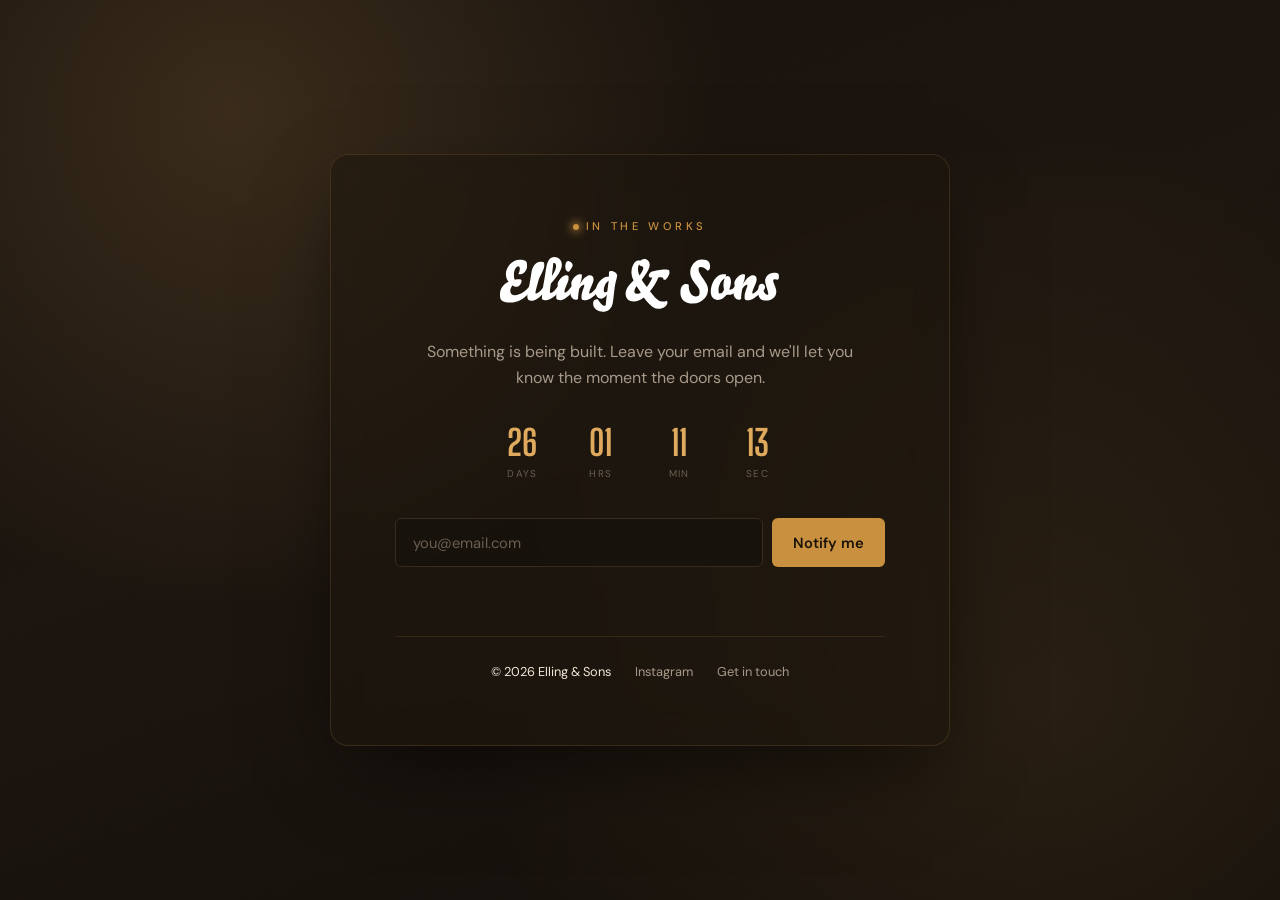
<file: index.html>
<!DOCTYPE html>
<html lang="en">
<head>
<meta charset="UTF-8">
<meta name="viewport" content="width=device-width, initial-scale=1.0">
<title>Elling & Sons — In the Works</title>
<meta name="description" content="Elling & Sons. Something is being built. Leave your email and we'll let you know when the doors open.">

<link rel="preconnect" href="https://fonts.googleapis.com">
<link rel="preconnect" href="https://fonts.gstatic.com" crossorigin>
<link href="https://fonts.googleapis.com/css2?family=Big+Shoulders+Display:wght@600;700;800&family=DM+Sans:wght@400;500;600&display=swap" rel="stylesheet">

<style>
  :root{
    --bg: #14100d;
    --bg-2: #1c1510;
    --panel: rgba(29, 22, 16, 0.55);
    --panel-border: rgba(201,144,63,0.18);
    --amber: #c9903f;
    --amber-bright: #e0aa5e;
    --amber-dim: #8a6431;
    --cream: #f1e7d8;
    --muted: #a89a8a;
    --muted-dim: #6b5f52;
  }

  *{ box-sizing: border-box; }

  html{ scroll-behavior: smooth; }

  html, body{
    margin: 0;
    padding: 0;
    background: var(--bg);
    color: var(--cream);
    font-family: 'DM Sans', sans-serif;
    overflow-x: hidden;
  }

  /* ---- ambient backdrop, no image dependency ---- */
  .backdrop{
    position: fixed;
    inset: 0;
    z-index: 0;
    background:
      radial-gradient(circle at 18% 12%, rgba(224,170,94,0.16) 0%, rgba(224,170,94,0) 38%),
      radial-gradient(circle at 82% 78%, rgba(201,144,63,0.10) 0%, rgba(201,144,63,0) 45%),
      linear-gradient(160deg, #17110c 0%, #1c150f 45%, #120e0a 100%);
  }

  .backdrop::after{
    content: "";
    position: absolute;
    inset: 0;
    opacity: 0.05;
    mix-blend-mode: overlay;
    background-image: url("data:image/svg+xml,%3Csvg xmlns='http://www.w3.org/2000/svg' width='120' height='120'%3E%3Cfilter id='n'%3E%3CfeTurbulence type='fractalNoise' baseFrequency='0.9' numOctaves='2' stitchTiles='stitch'/%3E%3C/filter%3E%3Crect width='100%25' height='100%25' filter='url(%23n)'/%3E%3C/svg%3E");
  }

  .hero{
    position: relative;
    z-index: 1;
    min-height: 100vh;
    display: flex;
    align-items: center;
    justify-content: center;
    padding: 8vh 5vw;
  }

  /* ---- glass card ---- */
  .card{
    position: relative;
    width: 100%;
    max-width: 620px;
    padding: clamp(2.5rem, 6vw, 4rem);
    text-align: center;
    background: var(--panel);
    border: 1px solid var(--panel-border);
    border-radius: 18px;
    backdrop-filter: blur(18px) saturate(120%);
    -webkit-backdrop-filter: blur(18px) saturate(120%);
    box-shadow: 0 30px 80px -20px rgba(0,0,0,0.6);
  }

  .eyebrow{
    font-size: 0.7rem;
    letter-spacing: 0.32em;
    text-transform: uppercase;
    color: var(--amber);
    font-weight: 500;
    margin: 0 0 1.5rem 0;
  }

  .eyebrow::before{
    content: "";
    display: inline-block;
    width: 6px;
    height: 6px;
    border-radius: 50%;
    background: var(--amber);
    margin-right: 0.6em;
    vertical-align: middle;
    box-shadow: 0 0 8px 2px rgba(201,144,63,0.7);
  }

  h1{
    font-family: 'Big Shoulders Display', sans-serif;
    font-weight: 800;
    font-size: clamp(2.6rem, 8vw, 4.6rem);
    letter-spacing: 0.01em;
    line-height: 0.94;
    margin: 0 0 1.3rem 0;
    text-transform: uppercase;
    color: var(--cream);
  }

  h1 span{ color: var(--amber); }

  .sub{
    max-width: 440px;
    margin: 0 auto 2.2rem auto;
    font-size: 1rem;
    line-height: 1.6;
    color: var(--muted);
  }

  /* ---- countdown ---- */
  .countdown{
    display: flex;
    justify-content: center;
    gap: 0.9rem;
    margin: 0 0 2.4rem 0;
  }

  .countdown .unit{
    min-width: 64px;
  }

  .countdown .num{
    font-family: 'Big Shoulders Display', sans-serif;
    font-weight: 700;
    font-size: clamp(1.6rem, 5vw, 2.2rem);
    color: var(--amber-bright);
    line-height: 1;
  }

  .countdown .label{
    display: block;
    margin-top: 0.35rem;
    font-size: 0.62rem;
    letter-spacing: 0.14em;
    text-transform: uppercase;
    color: var(--muted-dim);
  }

  /* ---- signup form ---- */
  form{
    display: flex;
    gap: 0.6rem;
  }

  input[type="email"]{
    flex: 1;
    background: rgba(20,16,13,0.6);
    border: 1px solid #382c1e;
    border-radius: 6px;
    padding: 0.85rem 1.05rem;
    color: var(--cream);
    font-family: 'DM Sans', sans-serif;
    font-size: 0.92rem;
    outline: none;
    transition: border-color 0.2s ease;
  }

  input[type="email"]::placeholder{ color: var(--muted-dim); }
  input[type="email"]:focus{ border-color: var(--amber); }
  input[type="email"]:focus-visible{ outline: 2px solid var(--amber); outline-offset: 2px; }

  button{
    background: var(--amber);
    color: #1a1309;
    border: none;
    border-radius: 6px;
    padding: 0.85rem 1.3rem;
    font-family: 'DM Sans', sans-serif;
    font-weight: 600;
    font-size: 0.92rem;
    cursor: pointer;
    transition: background 0.2s ease, transform 0.15s ease;
    white-space: nowrap;
  }

  button:hover{ background: var(--amber-bright); }
  button:focus-visible{ outline: 2px solid var(--cream); outline-offset: 2px; }
  button:active{ transform: scale(0.98); }

  .status{
    min-height: 1.3rem;
    margin-top: 0.8rem;
    font-size: 0.82rem;
    color: var(--amber);
  }

  .card-footer{
    margin-top: 2.2rem;
    padding-top: 1.6rem;
    border-top: 1px solid rgba(201,144,63,0.14);
    display: flex;
    justify-content: center;
    gap: 1.5rem;
    font-size: 0.8rem;
  }

  .card-footer a{
    color: var(--muted);
    text-decoration: none;
    border-bottom: 1px solid transparent;
    transition: color 0.2s ease, border-color 0.2s ease;
  }

  .card-footer a:hover{ color: var(--amber); border-color: var(--amber-dim); }

  /* ---- scroll cue ---- */
  .scroll-cue{
    position: absolute;
    bottom: 3vh;
    left: 50%;
    transform: translateX(-50%);
    z-index: 1;
    display: flex;
    flex-direction: column;
    align-items: center;
    gap: 0.4rem;
    color: var(--muted-dim);
    font-size: 0.7rem;
    letter-spacing: 0.14em;
    text-transform: uppercase;
    text-decoration: none;
    animation: bob 2.4s ease-in-out infinite;
  }

  @keyframes bob{
    0%, 100% { transform: translate(-50%, 0); }
    50% { transform: translate(-50%, 6px); }
  }

  /* ---- more-content section (populate when ready) ---- */
  .more{
    position: relative;
    z-index: 1;
    padding: 10vh 6vw 12vh;
    max-width: 860px;
    margin: 0 auto;
  }

  .more h2{
    font-family: 'Big Shoulders Display', sans-serif;
    font-weight: 700;
    text-transform: uppercase;
    font-size: clamp(1.8rem, 5vw, 2.6rem);
    color: var(--cream);
    margin: 0 0 2.5rem 0;
    text-align: center;
  }

  .more-grid{
    display: grid;
    grid-template-columns: repeat(auto-fit, minmax(220px, 1fr));
    gap: 2rem;
  }

  .more-grid .block h3{
    font-size: 0.8rem;
    letter-spacing: 0.1em;
    text-transform: uppercase;
    color: var(--amber);
    margin: 0 0 0.6rem 0;
  }

  .more-grid .block p{
    font-size: 0.95rem;
    line-height: 1.65;
    color: var(--muted);
    margin: 0;
  }

  .contact-line{
    text-align: center;
    margin-top: 4rem;
    font-size: 0.95rem;
    color: var(--muted);
  }

  .contact-line a{
    color: var(--amber);
    text-decoration: none;
    border-bottom: 1px solid var(--amber-dim);
  }

  .contact-line a:hover{ color: var(--amber-bright); }

  @media (max-width: 480px){
    form{ flex-direction: column; }
    button{ width: 100%; }
    .countdown{ gap: 0.5rem; }
    .countdown .unit{ min-width: 52px; }
  }

  @media (prefers-reduced-motion: reduce){
    .scroll-cue{ animation: none; }
  }

  /* hide helpers driven by JS config */
  body[data-countdown="false"] .countdown{ display: none; }
  body[data-more="false"] .scroll-cue,
  body[data-more="false"] .more{ display: none; }
</style>
</head>
<body data-countdown="true" data-more="false">

<div class="backdrop" aria-hidden="true"></div>

<section class="hero" id="top">
  <div class="card">
    <p class="eyebrow">In the works</p>
    <img src="assets/logo.svg" alt="Elling & Sons" style="max-width: 280px; width: 100%; height: auto; margin-bottom: 1.3rem;">
    <p class="sub">Something is being built. Leave your email and we'll let you know the moment the doors open.</p>

    <div class="countdown" id="countdown" aria-label="Time until launch">
      <div class="unit"><span class="num" id="cd-days">00</span><span class="label">Days</span></div>
      <div class="unit"><span class="num" id="cd-hours">00</span><span class="label">Hrs</span></div>
      <div class="unit"><span class="num" id="cd-mins">00</span><span class="label">Min</span></div>
      <div class="unit"><span class="num" id="cd-secs">00</span><span class="label">Sec</span></div>
    </div>

    <form id="notify-form">
      <input type="email" id="notify-email" placeholder="you@email.com" required aria-label="Email address">
      <button type="submit">Notify me</button>
    </form>
    <p class="status" id="notify-status" role="status" aria-live="polite"></p>

    <div class="card-footer">
      <span id="year"></span>
      <a href="https://instagram.com/ellingandsons" target="_blank" rel="noopener">Instagram</a>
      <a href="mailto:hello@ellingandsons.co">Get in touch</a>
    </div>
  </div>

  <a href="#more" class="scroll-cue">
    Learn more
    <svg width="14" height="14" viewBox="0 0 24 24" fill="none" stroke="currentColor" stroke-width="2">
      <path d="M6 9l6 6 6-6"/>
    </svg>
  </a>
</section>

<!--
  MORE-CONTENT SECTION
  Set body[data-more="true"] once you have real copy to show here.
  Replace the TODO blocks below with actual content — keep 2-4 blocks for the grid to read well.
-->
<section class="more" id="more">
  <h2>What we're building</h2>
  <div class="more-grid">
    <div class="block">
      <h3>TODO — Section title</h3>
      <p>TODO — one or two sentences on what this block covers. Keep it short, this isn't the place for a full pitch.</p>
    </div>
    <div class="block">
      <h3>TODO — Section title</h3>
      <p>TODO — one or two sentences on what this block covers.</p>
    </div>
    <div class="block">
      <h3>TODO — Section title</h3>
      <p>TODO — one or two sentences on what this block covers.</p>
    </div>
  </div>
  <p class="contact-line">Questions in the meantime? <a href="mailto:hello@ellingandsons.co">hello@ellingandsons.co</a></p>
</section>

<script>
  document.getElementById('year').textContent = '© ' + new Date().getFullYear() + ' Elling & Sons';

  // ---- Countdown config ----
  // Set the real launch date here. Format: 'YYYY-MM-DDTHH:MM:SS'
  const LAUNCH_DATE = new Date('2026-12-31T00:00:00');

  function updateCountdown(){
    const now = new Date();
    const diff = LAUNCH_DATE - now;

    if (diff <= 0){
      document.getElementById('cd-days').textContent = '00';
      document.getElementById('cd-hours').textContent = '00';
      document.getElementById('cd-mins').textContent = '00';
      document.getElementById('cd-secs').textContent = '00';
      return;
    }

    const days = Math.floor(diff / (1000 * 60 * 60 * 24));
    const hours = Math.floor((diff / (1000 * 60 * 60)) % 24);
    const mins = Math.floor((diff / (1000 * 60)) % 60);
    const secs = Math.floor((diff / 1000) % 60);

    document.getElementById('cd-days').textContent = String(days).padStart(2, '0');
    document.getElementById('cd-hours').textContent = String(hours).padStart(2, '0');
    document.getElementById('cd-mins').textContent = String(mins).padStart(2, '0');
    document.getElementById('cd-secs').textContent = String(secs).padStart(2, '0');
  }

  updateCountdown();
  setInterval(updateCountdown, 1000);

  // ---- Notify form ----
  const form = document.getElementById('notify-form');
  const status = document.getElementById('notify-status');

  form.addEventListener('submit', function(e){
    e.preventDefault();
    const email = document.getElementById('notify-email').value.trim();
    if(!email) return;

    // Placeholder: wire this to your mailing list provider (Mailchimp, ConvertKit, Formspree, etc.)
    status.textContent = "Thanks — we'll be in touch.";
    form.reset();
  });
</script>

</body>
</html>
</file>
